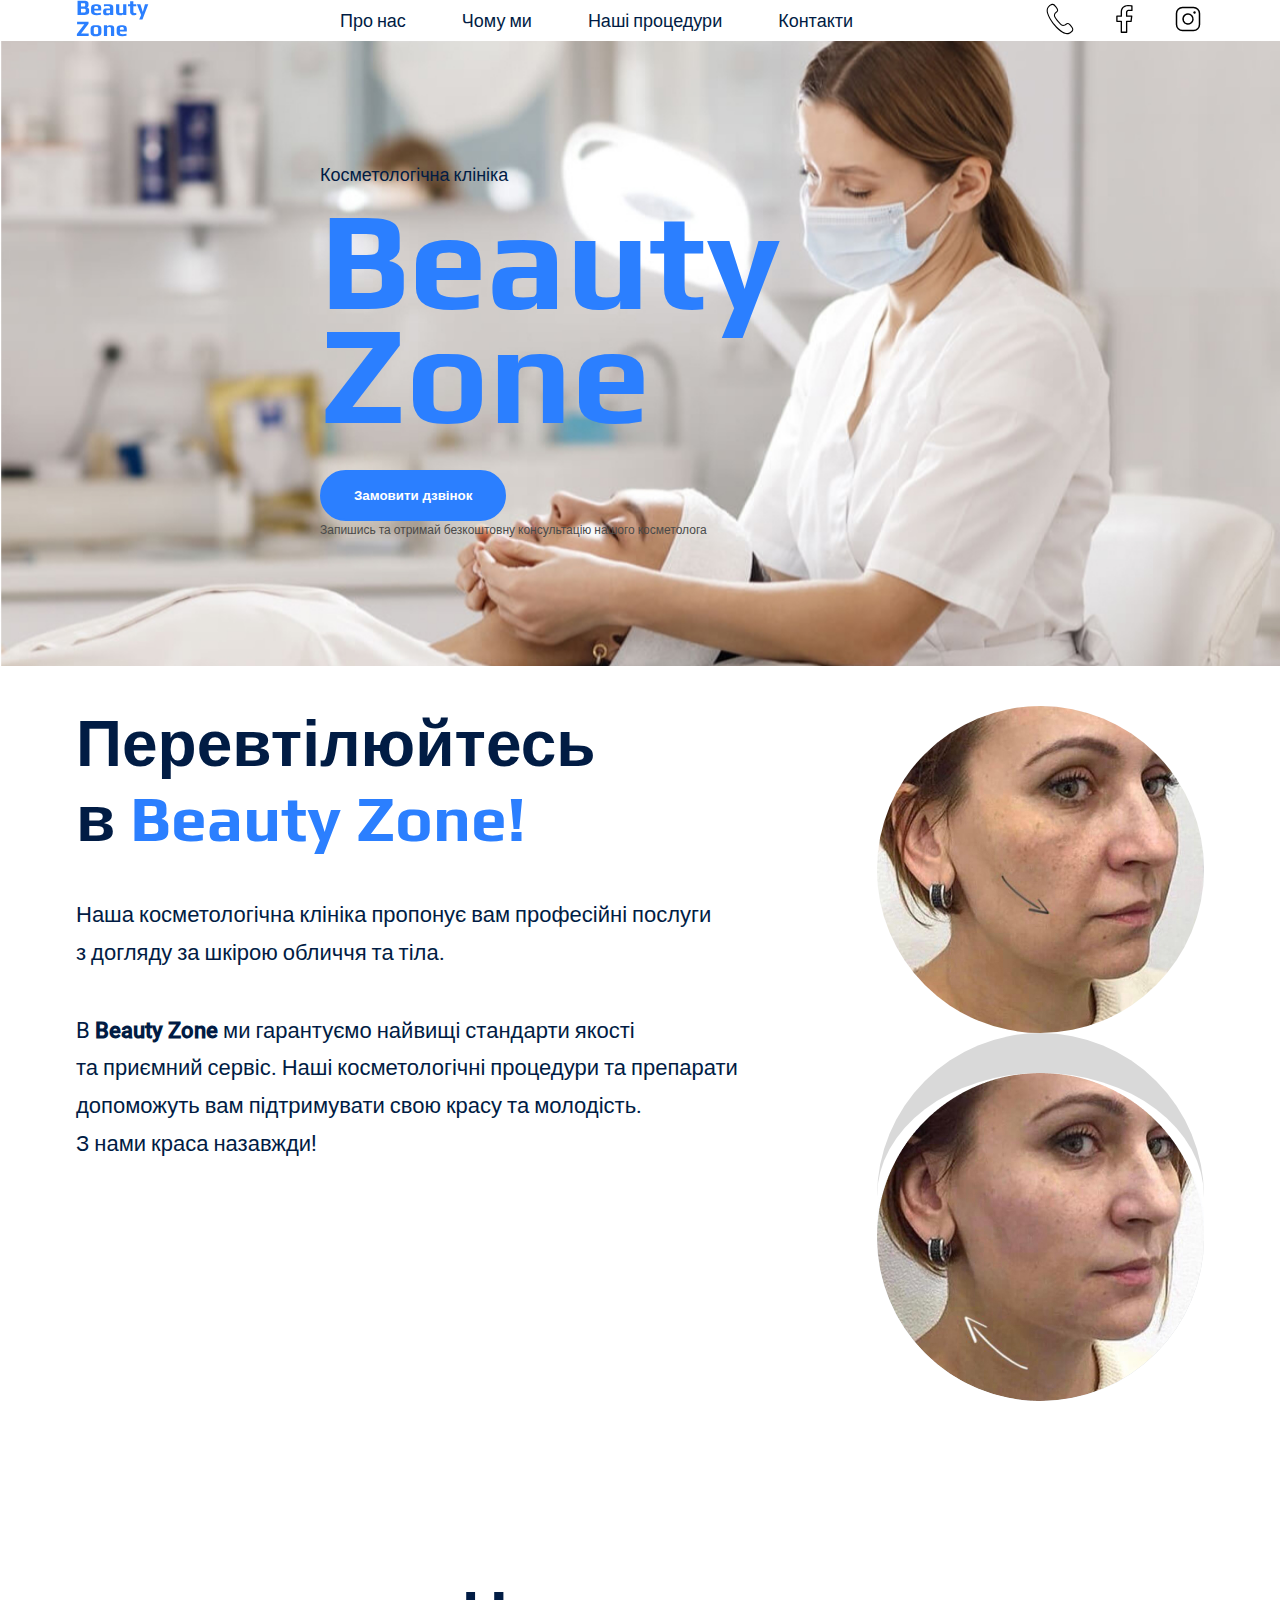
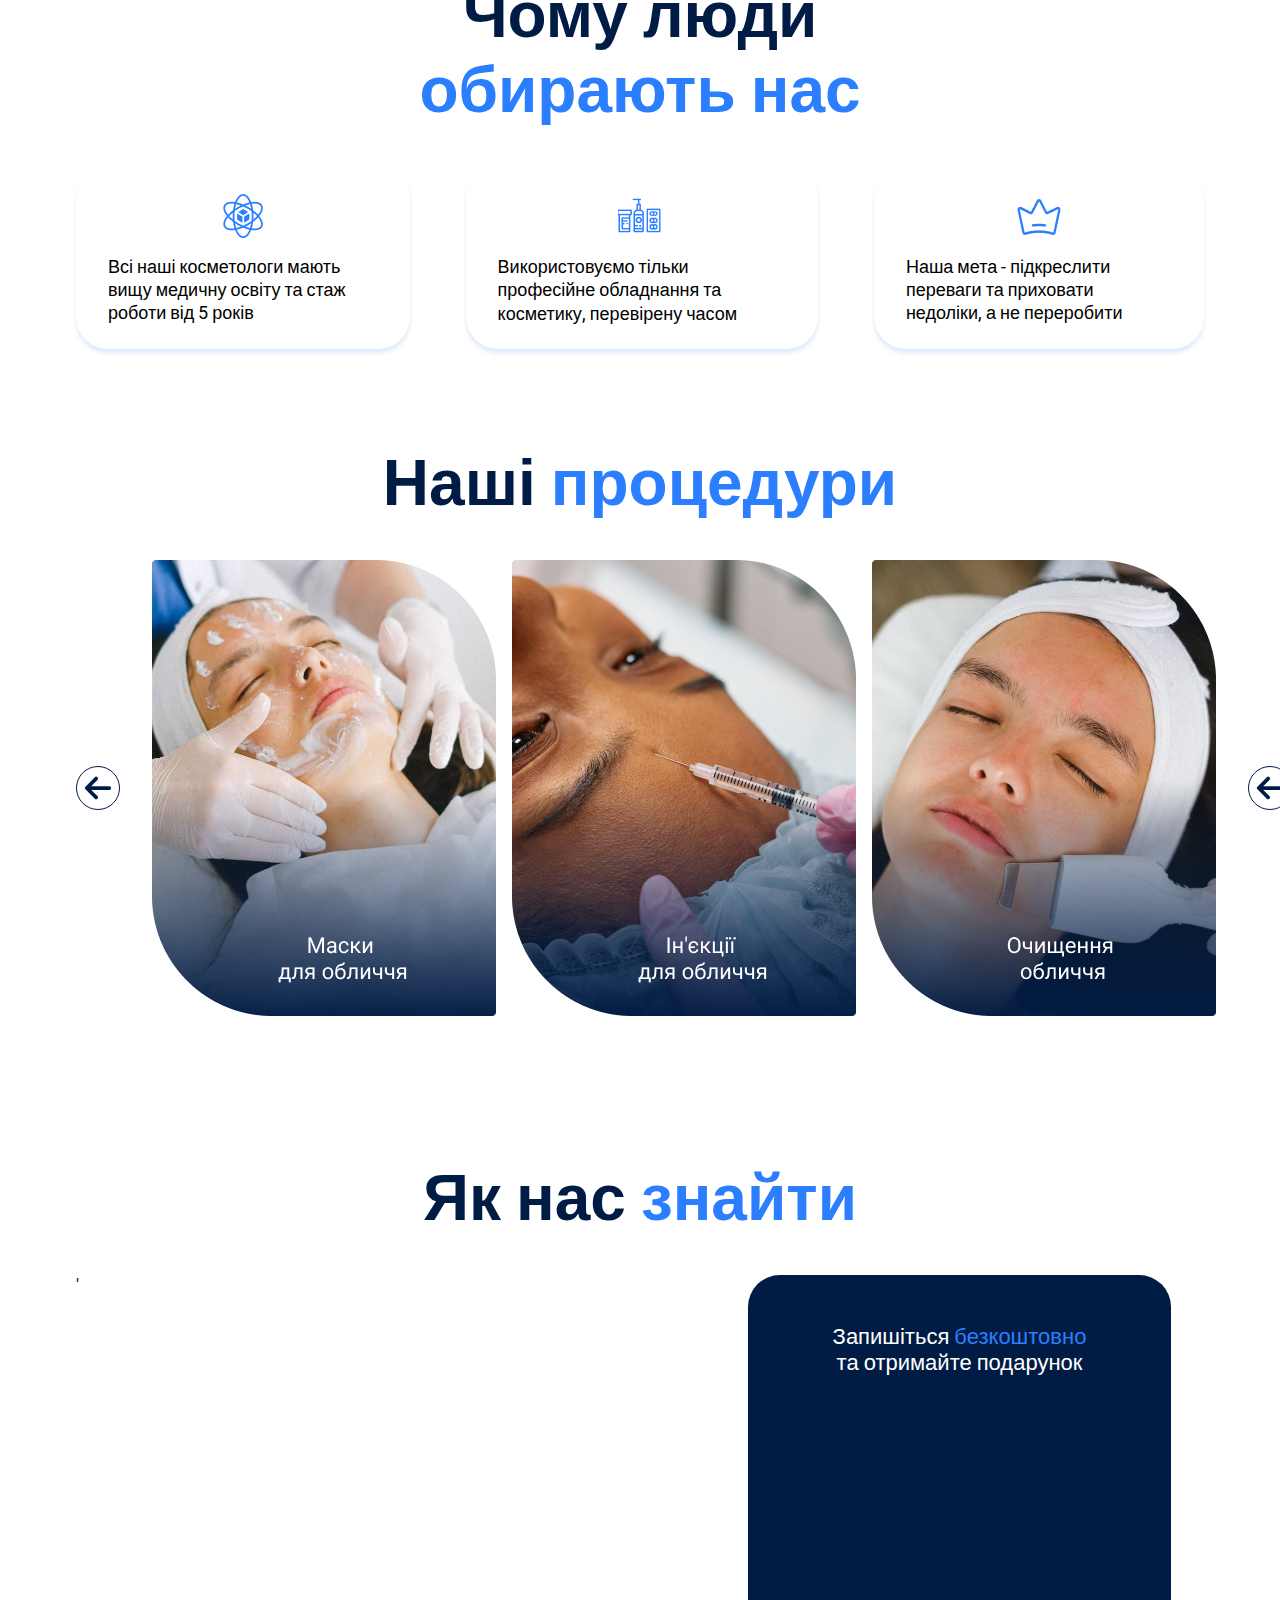
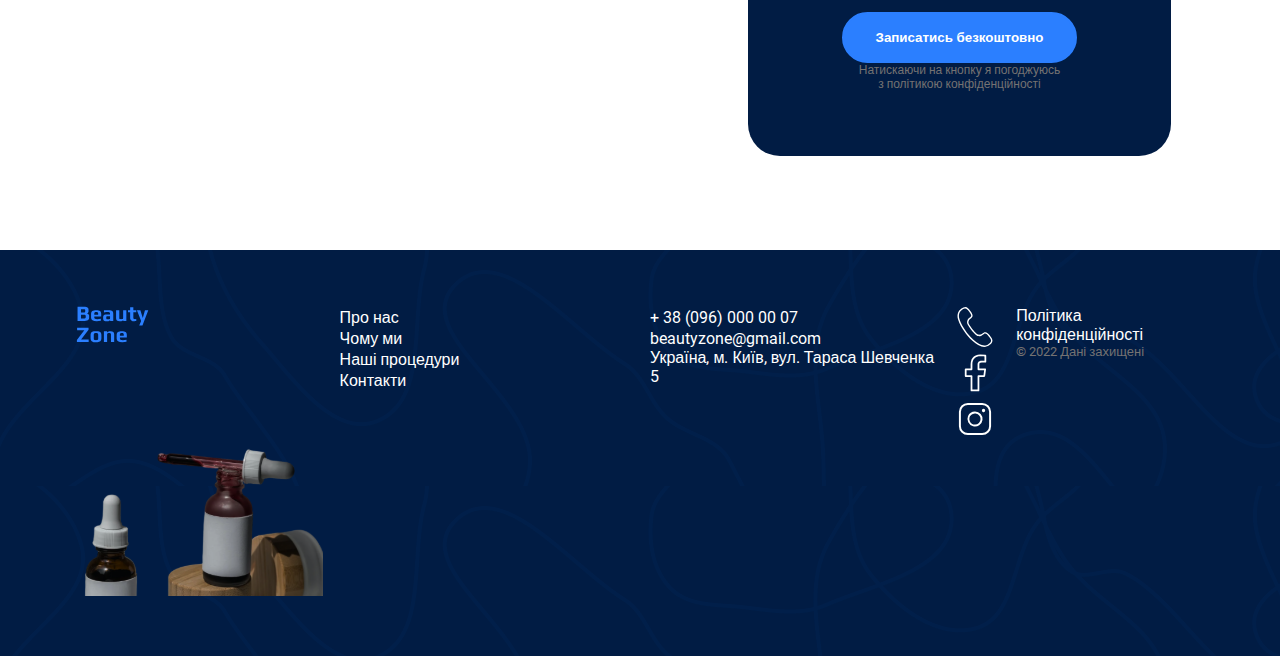
<file: index.html>
<!DOCTYPE html>
<html lang="uk">
  <head>
    <meta charset="UTF-8" />
    <meta name="viewport" content="width=device-width, initial-scale=1.0" />
    <title>Beauty <br> Zone <br> </title>
    <!-- Styles -->
    <link rel="stylesheet" href="./css/styles.css" />
  </head>
  <body>
    <header>
      <div class="container">
        <div class="header-container">
          <nav class="header-nav">
            <a href="/">
              <img
                src="./images/logo.svg"
                alt="Логотип косметологічної клініки"
              />
            </a>
            <ul class="header-menu">
              <li><a class="link" href="#Standarts-section">Про нас</a></li>
              <li><a class="link" href="#Why-us-section"> Чому ми</a></li>
              <li>
                <a class="link" href="#Procedures-section">Наші процедури</a>
              </li>
              <li><a class="link" href="#Contact-section">Контакти</a></li>
            </ul>
          </nav>
          <nav>
            <ul class="icon-nav">
              <li>
                <a class="link" href="tel:+380960000007">
                  <svg width="32" height="32">
                    <use
                      href="./images/icons.svg#icon-header-telephone-icon"
                    ></use>
                  </svg>
                </a>
              </li>
              <li>
                <a class="link" href="#">
                  <svg width="32" height="32">
                    <use
                      href="./images/icons.svg#icon-header-facebook-icon"
                    ></use>
                  </svg>
                </a>
              </li>
              <li>
                <a class="link" href="#">
                  <svg width="32" height="32">
                    <use href="./images/icons.svg#icon-header-insta-icon"></use>
                  </svg>
                </a>
              </li>
            </ul>
          </nav>
        </div>
      </div>
    </header>
    <main>
      <section class="hero-section">
        <div class="container">
          <div class="hero-text">
            <p>Косметологічна клініка</p>
            <h1 class="hero-title">Beauty <br /> Zone</h1>
            <button class="button-one" type="button">Замовити дзвінок</button>
            <p class="info">
              Запишись та отримай безкоштовну консультацію нашого косметолога
            </p>
          </div>
        </div>
      </section>
      <section id="Standarts-section">
        <div class="container">
          <div class="Standarts-container">
            <div class="standarts-content">
              <h2 class="section-title">
                Перевтілюйтесь <br/> в <span class="accent">Beauty Zone!</span>
              </h2>
              <p class="Standarts-text">
                Наша косметологічна клініка пропонує вам професійні послуги <br/> з
                догляду за шкірою обличчя та тіла.
              </p>
              <p class="Standarts-text">
                B <span>Beauty Zone</span> ми гарантуємо найвищі стандарти
                якості <br/> та приємний сервіс. Наші косметологічні процедури та
                препарати <br/> допоможуть вам підтримувати свою красу та молодість. <br/> З
                нами краса назавжди!
              </p>
            </div>
            <div>
              <img
                class="procedure-check"
                src="./images/woman-before-the-procedure.jpg"
                alt="жінка до початку процедури"
              />
              <div>
                <img
                  class="after-procedure"
                  src="./images/woman-after-the-procedure.jpg"
                  alt="жінка після процедури"
                />
              </div>
            </div>
          </div>
        </div>
      </section>
      <section class="Why-us-section" id="Why-us-section">
        <div class="container">
          <h2 class="section-title-navigation">
            Чому люди <br/> <span class="accent">обирають нас</span>
          </h2>
          <ul class="advantages-container">
            <li>
              <article class="advantages-item">
                <div class="advantages-text">
                  <h2>
                    <img
                      src="./images/game-icons_materials-science.jpg"
                      alt="Досвід працівників"
                    />
                  </h2>
                  <p class="advantages">
                    Всі наші косметологи мають вищу медичну освіту та стаж
                    роботи від 5 років
                  </p>
                </div>
              </article>
            </li>
            <li>
              <article class="advantages-item">
                <div class="advantages-text">
                  <h2>
                    <img
                      src="./images/cosmetics-icon.jpg"
                      alt="Професійна косметика"
                    />
                  </h2>
                  <p class="advantages">
                    Використовуємо тільки професійне обладнання та косметику,
                    перевірену часом
                  </p>
                </div>
              </article>
            </li>
            <li>
              <article class="advantages-item">
                <div class="advantages-text">
                  <h2>
                    <img src="./images/crown-icon.jpg" alt="Мета закладу" />
                  </h2>
                  <p class="advantages">
                    Наша мета - підкреслити переваги та приховати недоліки, а не
                    переробити
                  </p>
                </div>
              </article>
            </li>
          </ul>
        </div>
      </section>
      <section class="Procedures-section" id="Procedures-section">
        <div class="container">
          <h2 class="section-title-navigation">
            Наші <span class="accent">процедури</span>
          </h2>
          <div class="procedure-container">
            <button class="carousel-button" type="button">
            <svg class="carousel-arrow" width="44" height="44">
              <use href="./images/icons.svg#icon-arrow-left2"></use>
            </svg>
          </button>
          <ul class="procedures-list">
            <li class="procedure-item">
              <article>
                <h6>
                  <img
                    class="procedures-card"
                    src="./images/face-mask.jpg"
                    alt="маска для обличчя"
                  />
                </h6>
              </article>
            </li>
            <li class="procedure-item">
              <article>
                <h6>
                  <img
                    class="procedures-card"
                    src="./images/injections.jpg"
                    alt="ін'єкція"
                  />
                </h6>
              </article>
            </li>
            <li class="procedure-item">
              <article>
                <h6>
                  <img
                    class="procedures-card"
                    src="./images/facial-cleansing.jpg"
                    alt="очищення обличчя"
                  />
                </h6>
              </article>
            </li>
          </ul>
          <button class="carousel-button" type="button">
            <svg class="carousel-arrow" width="44" height="44">
              <use href="./images/icons.svg#icon-arrow-left2"></use>
            </svg>
          </button>
          </button>
          </div>
        </div>
      </section>
      <section class="Contact-section" id="Contact-section">
        <div class="container">
          <h2 class="section-title-navigation">
            Як нас <span class="accent">знайти</span>
          </h2>
          <div class="contact-container">'
          <iframe
            class="map"
            src="https://www.google.com/maps/embed?pb=!1m18!1m12!1m3!1d2540.9323900545355!2d30.515600376151827!3d50.44235998794679!2m3!1f0!2f0!3f0!3m2!1i1024!2i768!4f13.1!3m3!1m2!1s0x40d4cef8b5f6338d%3A0x25c7f06ad686451c!2z0LHRg9C70YzQstCw0YAg0KLQsNGA0LDRgdCwINCo0LXQstGH0LXQvdC60LAsIDUsINCa0LjRl9CyLCAwMjAwMA!5e0!3m2!1suk!2sua!4v1699887558576!5m2!1suk!2sua"
            width="605"
            height="481"
            allowfullscreen=""
            loading="lazy"
            referrerpolicy="no-referrer-when-downgrade"
          ></iframe>
            <div class="contact-form">
              <p class="form-header">
            Запишіться <span class="accent">безкоштовно</span>  <br/> та отримайте подарунок
          </p>
          <div class="button-two">
           <button class="button-one" type="button">Записатись безкоштовно</button>
          </div>
          <p class="link-form">
            Натискаючи на кнопку я погоджуюсь <br/> з політикою конфіденційності
          </p>
            </div>
          </div>
        </div>
      </section>
    </main>
    <footer class="basement">
      <div class="container">
        <div class="footer-container">
          <nav class="footer-nav">
            <div class="footer-logo">
               <a href="#">
              <img
                src="./images/logo.svg"
                alt="Логотип косметологічної клініки"
              />
            </a>
            </div>
            <ul class="footer-menu">
              <li>
                <a class="link-footer" href="#Standarts-section">Про нас</a>
              </li>
              <li>
                <a class="link-footer" href="#Why-us-section"> Чому ми</a>
              </li>
              <li>
                <a class="link-footer" href="#Procedures-section"
                  >Наші процедури</a
                >
              </li>
              <li>
                <a class="link-footer" href="#Contact-section">Контакти</a>
              </li>
            </ul>
          </nav>
          <address class="footer-adress">
            <ul class="address-list" >
              <li>
                <a class="link-footer" href="tel:+380960000007"
                  >+ 38 (096) 000 00 07</a
                >
              </li>
              <li>
                <a class="link-footer" href="mailto:beautyzone@gmail.com"
                  >beautyzone@gmail.com</a
                >
              </li>
              <li>
                <a
                  class="link-footer"
                  href="https://maps.app.goo.gl/FTAmWWpmxCksTNbc8"
                  target="_blank"
                  >Україна, м. Київ, вул. Тараса Шевченка 5
                </a>
              </li>
            </ul>
            <ul>
              <li>
                    <a href="#">
                  <svg class="address-link" width="42" height="42">
                    <use
                      href="./images/icons.svg#icon-header-telephone-icon"
                    ></use>
                  </svg>
                </a>
              </li>
              <li>
                <a href="#">
                  <svg class="address-link" width="42" height="42">
                    <use
                      href="./images/icons.svg#icon-header-facebook-icon"
                    ></use>
                  </svg>
                </a>
              </li>
              <li>
                <a href="#">
                  <svg class="address-link" width="42" height="42">
                    <use href="./images/icons.svg#icon-header-insta-icon"></use>
                  </svg>
                </a>
              </li>
            </ul>
            <div class="address-info">
               <a class="link-footer" href="#" target="_blank"
              >Політика конфіденційності</a>
            <p class="copyright">&copy; 2022 Дані захищені</p>
          </address>
        </div>
          <img src="./images/footer-logo.svg" alt="баночки з ліками" />
        </div>
      </div>
    </footer>
  </body>
</html>
</file>
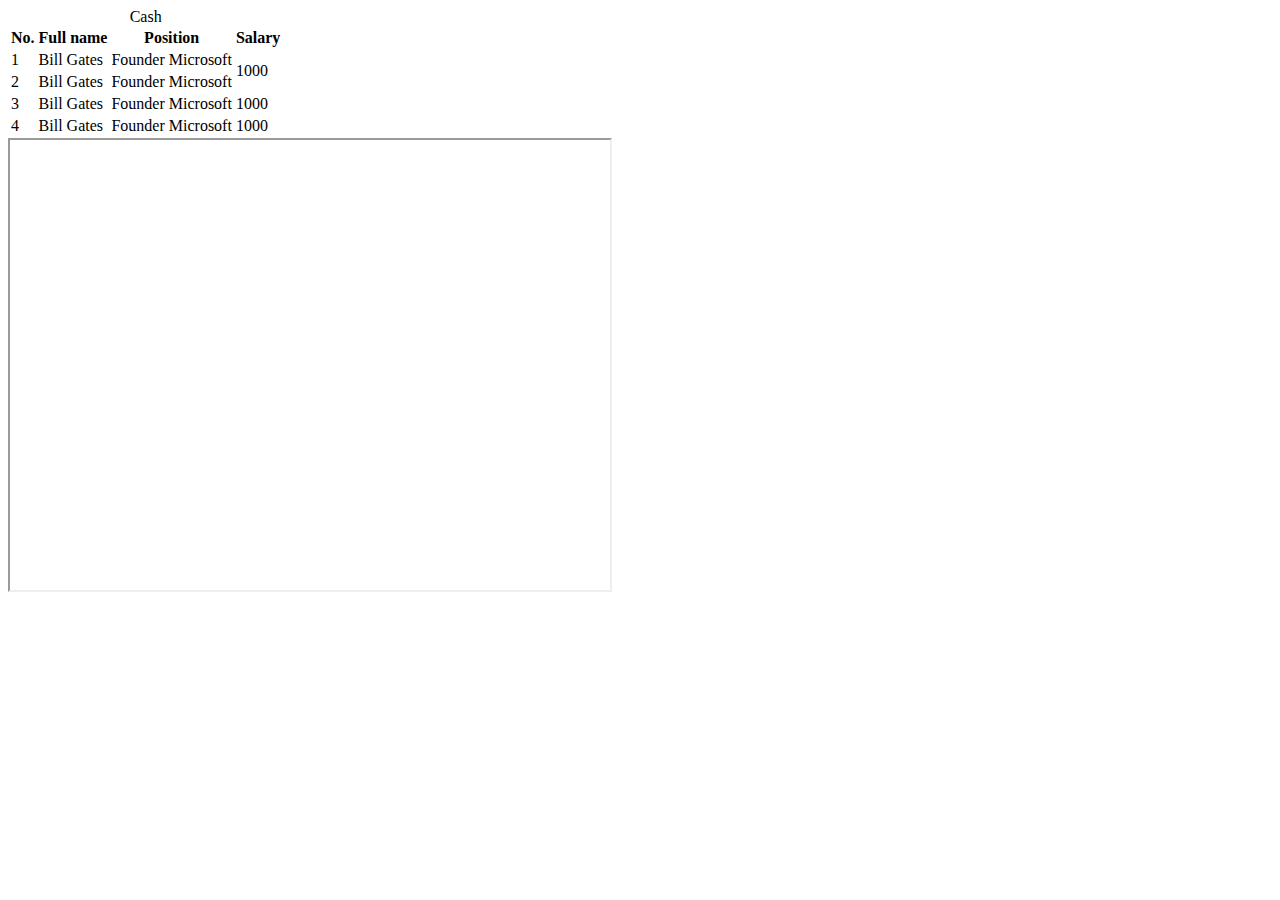
<file: test.html>
<!DOCTYPE html>
<html lang="en">
  <head>
    <meta charset="UTF-8" />
    <meta name="viewport" content="width=device-width, initial-scale=1.0" />
    <title>Test HTML page</title>
  </head>
  <body>
    <!-- Taste table -->
    <table>
      <caption>
        Cash
      </caption>
      <thead>
        <tr>
          <th>No.</th>
          <th>Full name</th>
          <th>Position</th>
          <th>Salary</th>
        </tr>
      </thead>
      <tbody>
        <tr>
          <td>1</td>
          <td>Bill Gates</td>
          <td>Founder Microsoft</td>
          <td rowspan=" 2">1000</td>
        </tr>
        <tr>
          <td>2</td>
          <td>Bill Gates</td>
          <td>Founder Microsoft</td>
          <!-- <td>1000</td> -->
        </tr>
        <tr>
          <td>3</td>
          <td>Bill Gates</td>
          <td>Founder Microsoft</td>
          <td>1000</td>
        </tr>
        <tr>
          <td>4</td>
          <td>Bill Gates</td>
          <td>Founder Microsoft</td>
          <td>1000</td>
        </tr>
      </tbody>
      <!-- <tfoot></tfoot> -->
    </table>

    <iframe
      src="https://www.google.com/maps/embed?pb=!1m18!1m12!1m3!1d2526.2576882740373!2d4.398647636788926!3d50.715158328486474!2m3!1f0!2f0!3f0!3m2!1i1024!2i768!4f13.1!3m3!1m2!1s0x47c3d17141c1451f%3A0x359c7260c6537f22!2sMaison%20Carette%20Waterloo!5e0!3m2!1suk!2sua!4v1699886552585!5m2!1suk!2sua"
      width="600"
      height="450"
      allowfullscreen=""
      loading="lazy"
      referrerpolicy="no-referrer-when-downgrade"
    ></iframe>
  </body>
</html>
</file>
<file: css/styles.css>
/* Play */
@font-face {
  font-display: swap;
  font-family: "Play";
  font-style: normal;
  font-weight: 400;
  src: url("../fonts/play-v19-latin-regular.woff2") format("woff2");
}
@font-face {
  font-display: swap;
  font-family: "Play";
  font-style: normal;
  font-weight: 700;
  src: url("../fonts/play-v19-latin-700.woff2") format("woff2");
}
/* Roboto */
@font-face {
  font-display: swap;
  font-family: "Roboto";
  font-style: normal;
  font-weight: 400;
  src: url("../fonts/roboto-v30-latin-regular.woff2") format("woff2");
}
@font-face {
  font-display: swap;
  font-family: "Roboto";
  font-style: normal;
  font-weight: 500;
  src: url("../fonts/roboto-v30-latin-500.woff2") format("woff2");
}

:root {
  --color-dark: #011c44;
  --color-light: #2b7fff;
  --color-white: #ffffff;
}
/* Базові стилі */
*,
*::before,
*::after {
  box-sizing: border-box;
}
ul {
  margin: 0;
  padding: 0;
  list-style-type: none;
}
body {
  color: var(--color-dark);
  font-family: roboto, sans-serif;
  font-size: 18px;
  font-weight: 400;
  line-height: normal;
  margin: 0;
}
h1,
h2,
h3,
h4,
h5,
h6,
p {
  margin-top: 0;
  margin-bottom: 0;
}
a {
  display: inline-block;
}
.container {
  width: 100%;
  max-width: 1172px;
  margin: 0 auto;
  padding: 0 22px;
}
.link-footer {
  text-decoration: none;
}
/* Шапка сайту */
.link {
  color: var(--color-dark);
  text-decoration: none;
  line-height: normal;
}
.link:hover {
  color: var(--color-light);
}
/* Header */
.header-nav {
  flex-grow: 1;
  display: flex;
  align-items: center;
  gap: 40px;
}
.header-menu {
  display: flex;
  gap: 56px;
  flex-grow: 1;
  justify-content: center;
}
.header-container {
  display: flex;
  align-items: center;
  gap: 40px;
}
.icon-nav {
  display: flex;
  gap: 32px;
}
/* Головна сторінка */

.hero-section {
  background-image: url("../images/hero-section-background.jpg");
  background-repeat: no-repeat;
  background-position: center;
  background-size: cover;
}
.hero-text {
  padding-top: 123px;
  padding-right: 0px;
  padding-bottom: 127px;
  padding-left: 244px;
}
.hero-title {
  padding-top: 16px;
  padding-bottom: 40px;
  margin-bottom: 0;
  color: var(--color-light);
  font-family: play, sans-serif;
  font-size: 140px;
  line-height: 114px;
  text-transform: capitalize;
}
.button-one {
  padding: 16px 32px;
  color: var(--color-white);
  border-radius: 32px;
  background-color: var(--color-light);
  border: 2px solid var(--color-light);
  cursor: pointer;
  font-weight: 600;
}
.button-one:hover {
  color: var(--color-dark);
  background-color: transparent;
  border: 2px solid #0b0e12;
}
.info {
  color: #4a4a4a;
  font-size: 12px;
  line-height: 1.5;
}

/* Розділи */

.accent {
  color: var(--color-light);
  font-family: play, sans-serif;
}
.section-title {
  margin-bottom: 40px;
  font-family: play, sans-serif;
  font-size: 64px;
}
.section-title .accent-one {
  font-family: play, sans-serif;
  text-transform: capitalize;
}
.section-title-navigation {
  margin-bottom: 40px;
  color: var(--color-dark);
  font-family: play, sans-serif;
  font-size: 64px;
  font-weight: 700;
  text-align: center;
}

/* Standarts section */
.Standarts-text {
  font-size: 22px;
  line-height: 1.72;
  font-weight: 400;
  margin-bottom: 40px;
}

.Standarts-text span {
  color: var(--color-dark);
  text-transform: capitalize;
  font-size: 22px;
  font-weight: 600;
}
.Standarts-container {
  display: flex;
  margin-top: 40px;
  justify-content: space-between;
  gap: 28px;
}
.standarts-content {
  max-width: 710px;
}
.procedure-check {
  display: flex;
  flex-shrink: 0;
  border-radius: 327px;
  background: #d9d9d9;
}
.after-procedure {
  display: flex;
  flex-shrink: 0;
  padding-top: 40px;
  border-radius: 328px;
  background: #d9d9d9;
}
/* Why-us-section */
.Why-us-section {
  padding-top: 176px;
}
.advantages {
  color: #000000;
  line-height: 1.3;
}
.advantages-item {
  border-radius: 32px;
  border: 1px;
  padding: 24px 32px;
  box-shadow: 0px 4px 4px 0px rgba(168, 198, 245, 0.38);
}
.advantages-container {
  display: flex;
  justify-content: center;
  align-items: center;
  gap: 56px;
}
.advantages-text {
  display: flex;
  flex-direction: column;
  justify-content: flex-end;
  align-items: center;
  gap: 8px;
}
/* Procedure section */
.Procedures-section {
  padding-top: 96px;
  align-items: center;
  margin-bottom: 48px;
}
.procedure-container {
  display: flex;
  align-items: center;
  gap: 32px;
}
.procedure-item {
  flex-basis: calc((100% - 64px) / 3);
}
.procedures-list {
  display: flex;
  gap: 16px;
}
.procedures-card {
  display: flex;
  width: 344px;
  height: 456px;
  flex-shrink: 0;
  cursor: pointer;
  background-image: linear-gradient(
    180deg,
    rgba(1, 28, 68, 0) 48.53%,
    rgba(1, 28, 68, 0.73) 84.61%,
    #011c44 101.39%
  );
}
.procedures-card:hover {
  display: flex;
  width: 320px;
  height: 416px;
  flex-shrink: 0;
}
/* Carousel-arrow */
.carousel-button {
  display: flex;
  align-items: center;
  justify-content: center;
  width: 44px;
  height: 44px;
  fill: var(--color-dark);
  border-radius: 50%;
  background-color: transparent;
  border: 1px solid var(--color-dark);
  cursor: pointer;
  flex-shrink: 0;
}
.carousel-button:hover {
  background-color: var(--color-light);
  fill: var(--color-white);
}

/* Contact section */
.contact-container {
  display: flex;
  gap: 32px;
}
.Contact-section {
  padding-top: 96px;
  padding-bottom: 94px;
}
.map {
  flex-shrink: 0;
  border: none;
}
.contact-form {
  background-color: var(--color-dark);
  border-radius: 32px;
  width: 423px;
  height: 481px;
  flex-shrink: 0;
}
.form-header {
  color: var(--color-white);
  text-align: center;
  font-family: roboto, sans-serif;
  font-size: 22px;
  font-weight: 500;
  padding-top: 48px;
  padding-right: 74px;
  padding-left: 74px;
}
.button-two {
  display: flex;
  justify-content: center;
  align-items: center;
  gap: 10px;
  padding-top: 236px;
}
.link-form {
  color: #747272;
  font-size: 12px;
  font-style: normal;
  line-height: normal;
  text-align: center;
}

/* Footer */
.basement {
  background-image: url("../images/footer-background.png");
  background-color: var(--color-dark);
  padding: 56px 0;
}
.footer-container {
  display: flex;
  gap: 20px;
}
.footer-nav,
.footer-adress {
  flex-basis: 50%;
  display: flex;
  gap: 20px;
}

.footer-logo,
.footer-menu {
  flex-grow: 1;
  gap: 20px;
}

.address-list,
.address-info {
  flex-grow: 1;
  gap: 20px;
}

.link-footer {
  color: var(--color-white);
  font-size: 16px;
  font-style: normal;
  line-height: normal;
}
.copyright {
  color: #747272;
  font-size: 13px;
  font-style: normal;
  line-height: normal;
}
.address-link {
  fill: var(--color-white);
}
</file>
